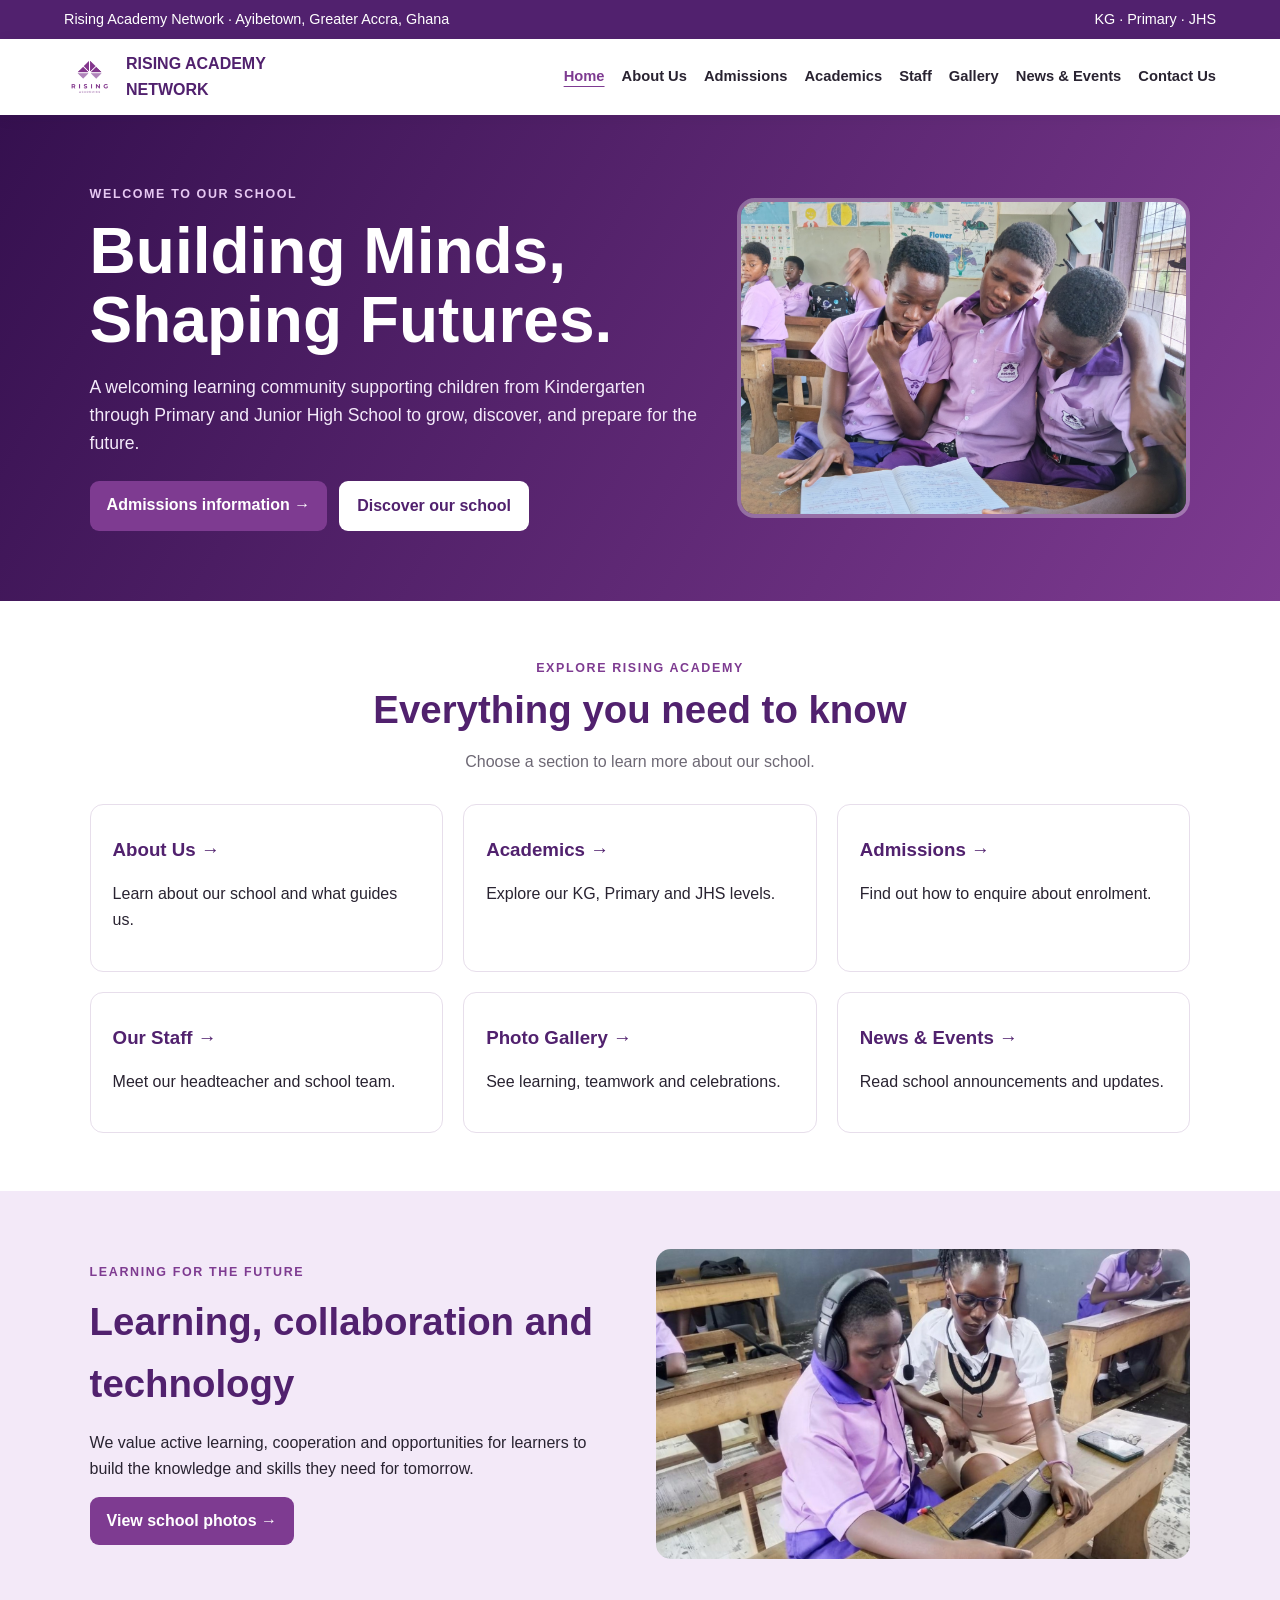
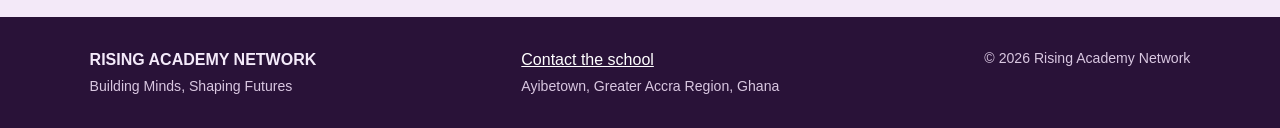
<file: index.html>
<!doctype html><html lang="en"><head><meta charset="utf-8"><meta name="viewport" content="width=device-width,initial-scale=1"><meta name="description" content="Rising Academy Network, Ayibetown, Greater Accra, Ghana. KG, Primary and JHS education."><title>Home | Rising Academy Network</title><meta name="google-site-verification" content="e19U7vDa-aoP8hAyTaJNHt8JYKyhAp8BlLI5beWO8lA" /><link rel="stylesheet" href="style.css"></head><body><div class="top"><span>Rising Academy Network · Ayibetown, Greater Accra, Ghana</span><span>KG · Primary · JHS</span></div><header class="nav"><a class="brand" href="index.html"><img class="logo" src="images/logo.png" alt="Rising Academy Network logo"><span>RISING ACADEMY<br>NETWORK</span></a><button class="menu" aria-label="Open navigation" onclick="document.querySelector('.links').classList.toggle('open')">☰ Menu</button><nav class="links"><a class="active" href="index.html">Home</a><a class="" href="about.html">About Us</a><a class="" href="admissions.html">Admissions</a><a class="" href="academics.html">Academics</a><a class="" href="staff.html">Staff</a><a class="" href="gallery.html">Gallery</a><a class="" href="news.html">News & Events</a><a class="" href="contact.html">Contact Us</a></nav></header><main><section class="hero"><div><div class="eyebrow">Welcome to our school</div><h1>Building Minds,<br>Shaping Futures.</h1><p>A welcoming learning community supporting children from Kindergarten through Primary and Junior High School to grow, discover, and prepare for the future.</p><div class="actions"><a class="btn" href="admissions.html">Admissions information →</a><a class="btn alt" href="about.html">Discover our school</a></div></div><img class="heroimg" src="images/teamwork.jpg" alt="Learners working together at school"></section><section class="section"><div class="heading"><div class="eyebrow" style="color:var(--purple2)">Explore Rising Academy</div><h2>Everything you need to know</h2><p class="muted">Choose a section to learn more about our school.</p></div><div class="grid"><a class="tile" href="about.html"><h3>About Us →</h3><p>Learn about our school and what guides us.</p></a><a class="tile" href="academics.html"><h3>Academics →</h3><p>Explore our KG, Primary and JHS levels.</p></a><a class="tile" href="admissions.html"><h3>Admissions →</h3><p>Find out how to enquire about enrolment.</p></a><a class="tile" href="staff.html"><h3>Our Staff →</h3><p>Meet our headteacher and school team.</p></a><a class="tile" href="gallery.html"><h3>Photo Gallery →</h3><p>See learning, teamwork and celebrations.</p></a><a class="tile" href="news.html"><h3>News & Events →</h3><p>Read school announcements and updates.</p></a></div></section><section class="section pale"><div class="feature"><div><div class="eyebrow" style="color:var(--purple2)">Learning for the future</div><h2>Learning, collaboration and technology</h2><p>We value active learning, cooperation and opportunities for learners to build the knowledge and skills they need for tomorrow.</p><a class="btn" href="gallery.html">View school photos →</a></div><img src="images/ict-learning.jpg" alt="Learner using an ICT learning tool"></div></section></main><footer class="footer"><div><strong>RISING ACADEMY NETWORK</strong><br><span class="small">Building Minds, Shaping Futures</span></div><div><a href="contact.html">Contact the school</a><br><span class="small">Ayibetown, Greater Accra Region, Ghana</span></div><div class="small">© <span id="year"></span> Rising Academy Network</div></footer><script>document.getElementById('year').textContent=new Date().getFullYear();</script></body></html>
</file>
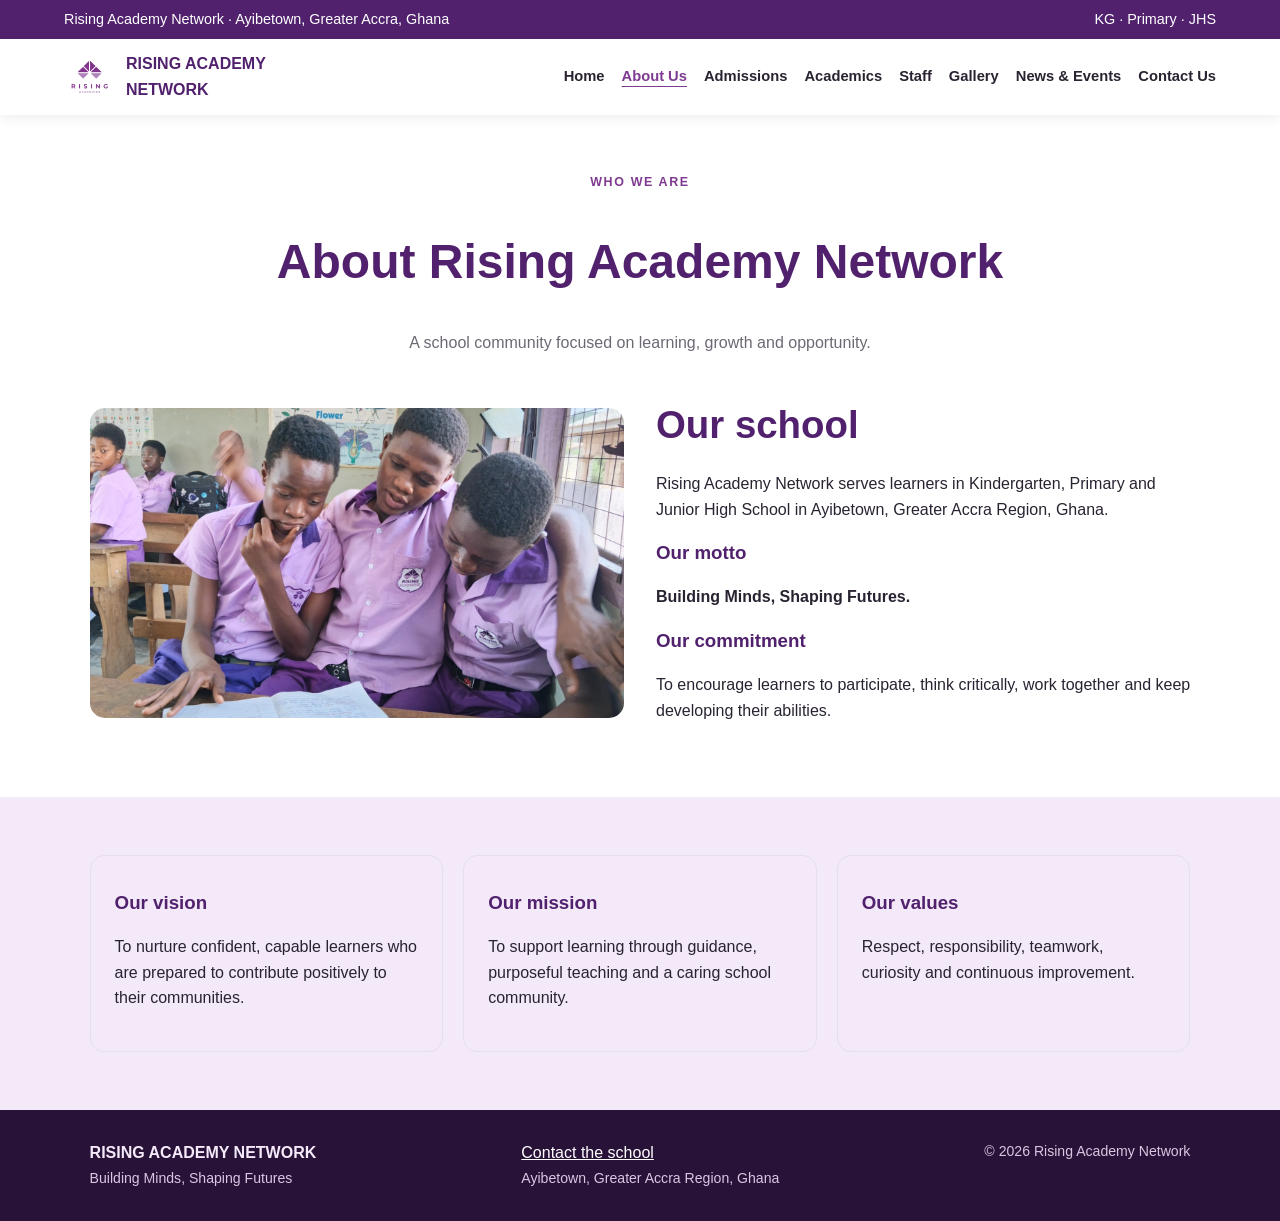
<file: about.html>
<!doctype html><html lang="en"><head><meta charset="utf-8"><meta name="viewport" content="width=device-width,initial-scale=1"><meta name="description" content="Rising Academy Network, Ayibetown, Greater Accra, Ghana. KG, Primary and JHS education."><title>About Us | Rising Academy Network</title><link rel="stylesheet" href="style.css"></head><body><div class="top"><span>Rising Academy Network · Ayibetown, Greater Accra, Ghana</span><span>KG · Primary · JHS</span></div><header class="nav"><a class="brand" href="index.html"><img class="logo" src="images/logo.png" alt="Rising Academy Network logo"><span>RISING ACADEMY<br>NETWORK</span></a><button class="menu" aria-label="Open navigation" onclick="document.querySelector('.links').classList.toggle('open')">☰ Menu</button><nav class="links"><a class="" href="index.html">Home</a><a class="active" href="about.html">About Us</a><a class="" href="admissions.html">Admissions</a><a class="" href="academics.html">Academics</a><a class="" href="staff.html">Staff</a><a class="" href="gallery.html">Gallery</a><a class="" href="news.html">News & Events</a><a class="" href="contact.html">Contact Us</a></nav></header><main><section class="section"><div class="heading"><div class="eyebrow" style="color:var(--purple2)">Who we are</div><h1>About Rising Academy Network</h1><p class="muted">A school community focused on learning, growth and opportunity.</p></div><div class="feature"><img src="images/teamwork.jpg" alt="Learners collaborating"><div><h2>Our school</h2><p>Rising Academy Network serves learners in Kindergarten, Primary and Junior High School in Ayibetown, Greater Accra Region, Ghana.</p><h3>Our motto</h3><p><strong>Building Minds, Shaping Futures.</strong></p><h3>Our commitment</h3><p>To encourage learners to participate, think critically, work together and keep developing their abilities.</p></div></div></section><section class="section pale"><div class="grid"><div class="box"><h3>Our vision</h3><p>To nurture confident, capable learners who are prepared to contribute positively to their communities.</p></div><div class="box"><h3>Our mission</h3><p>To support learning through guidance, purposeful teaching and a caring school community.</p></div><div class="box"><h3>Our values</h3><p>Respect, responsibility, teamwork, curiosity and continuous improvement.</p></div></div></section></main><footer class="footer"><div><strong>RISING ACADEMY NETWORK</strong><br><span class="small">Building Minds, Shaping Futures</span></div><div><a href="contact.html">Contact the school</a><br><span class="small">Ayibetown, Greater Accra Region, Ghana</span></div><div class="small">© <span id="year"></span> Rising Academy Network</div></footer><script>document.getElementById('year').textContent=new Date().getFullYear();</script></body></html>
</file>
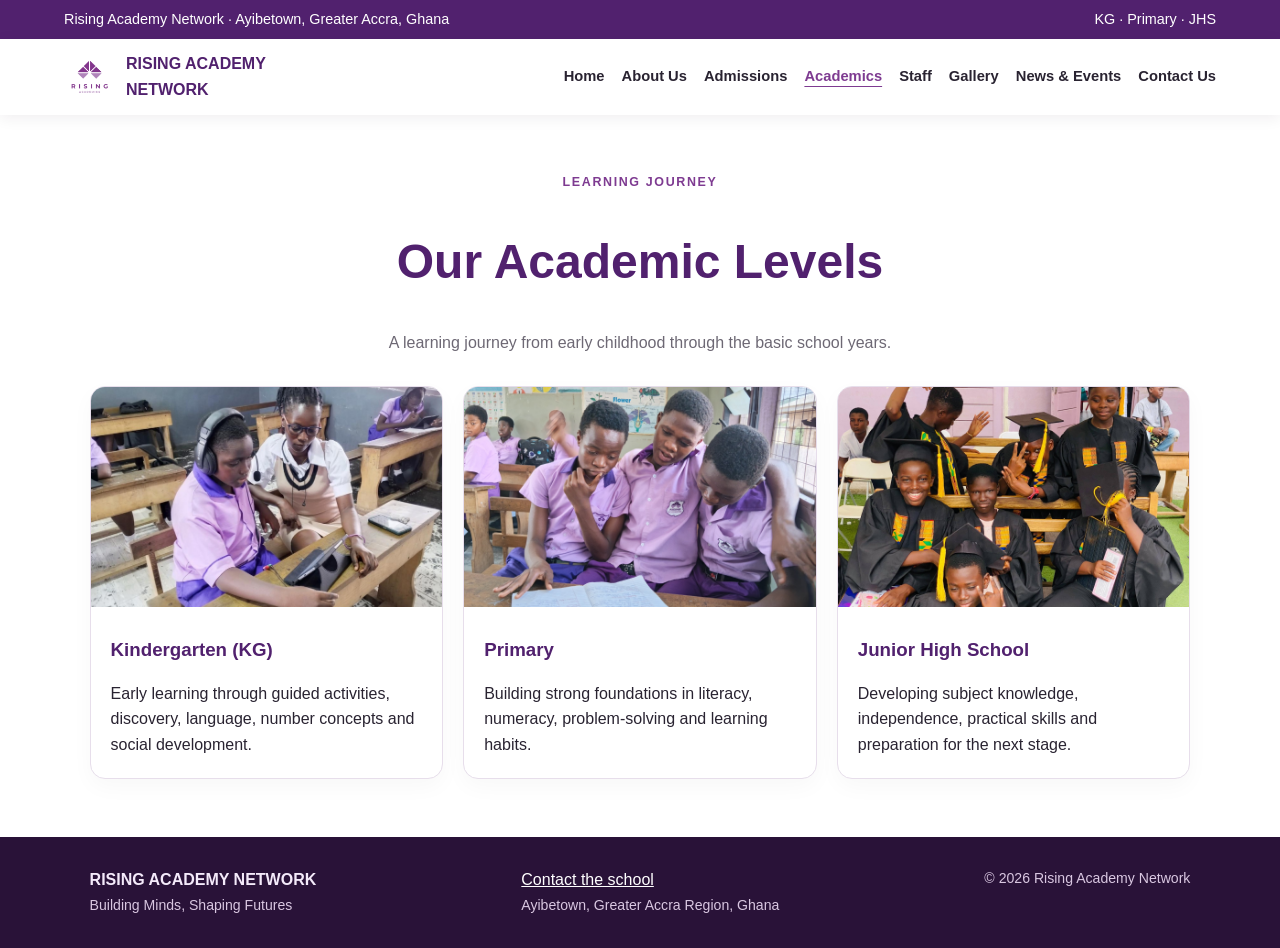
<file: academics.html>
<!doctype html><html lang="en"><head><meta charset="utf-8"><meta name="viewport" content="width=device-width,initial-scale=1"><meta name="description" content="Rising Academy Network, Ayibetown, Greater Accra, Ghana. KG, Primary and JHS education."><title>Academics | Rising Academy Network</title><link rel="stylesheet" href="style.css"></head><body><div class="top"><span>Rising Academy Network · Ayibetown, Greater Accra, Ghana</span><span>KG · Primary · JHS</span></div><header class="nav"><a class="brand" href="index.html"><img class="logo" src="images/logo.png" alt="Rising Academy Network logo"><span>RISING ACADEMY<br>NETWORK</span></a><button class="menu" aria-label="Open navigation" onclick="document.querySelector('.links').classList.toggle('open')">☰ Menu</button><nav class="links"><a class="" href="index.html">Home</a><a class="" href="about.html">About Us</a><a class="" href="admissions.html">Admissions</a><a class="active" href="academics.html">Academics</a><a class="" href="staff.html">Staff</a><a class="" href="gallery.html">Gallery</a><a class="" href="news.html">News & Events</a><a class="" href="contact.html">Contact Us</a></nav></header><main><section class="section"><div class="heading"><div class="eyebrow" style="color:var(--purple2)">Learning journey</div><h1>Our Academic Levels</h1><p class="muted">A learning journey from early childhood through the basic school years.</p></div><div class="grid"><article class="card"><img src="images/ict-learning.jpg" alt="Learner engaged in ICT learning"><div class="pad"><h3>Kindergarten (KG)</h3><p>Early learning through guided activities, discovery, language, number concepts and social development.</p></div></article><article class="card"><img src="images/teamwork.jpg" alt="Learners learning together"><div class="pad"><h3>Primary</h3><p>Building strong foundations in literacy, numeracy, problem-solving and learning habits.</p></div></article><article class="card"><img src="images/graduation.jpg" alt="School graduation celebration"><div class="pad"><h3>Junior High School</h3><p>Developing subject knowledge, independence, practical skills and preparation for the next stage.</p></div></article></div></section></main><footer class="footer"><div><strong>RISING ACADEMY NETWORK</strong><br><span class="small">Building Minds, Shaping Futures</span></div><div><a href="contact.html">Contact the school</a><br><span class="small">Ayibetown, Greater Accra Region, Ghana</span></div><div class="small">© <span id="year"></span> Rising Academy Network</div></footer><script>document.getElementById('year').textContent=new Date().getFullYear();</script></body></html>
</file>
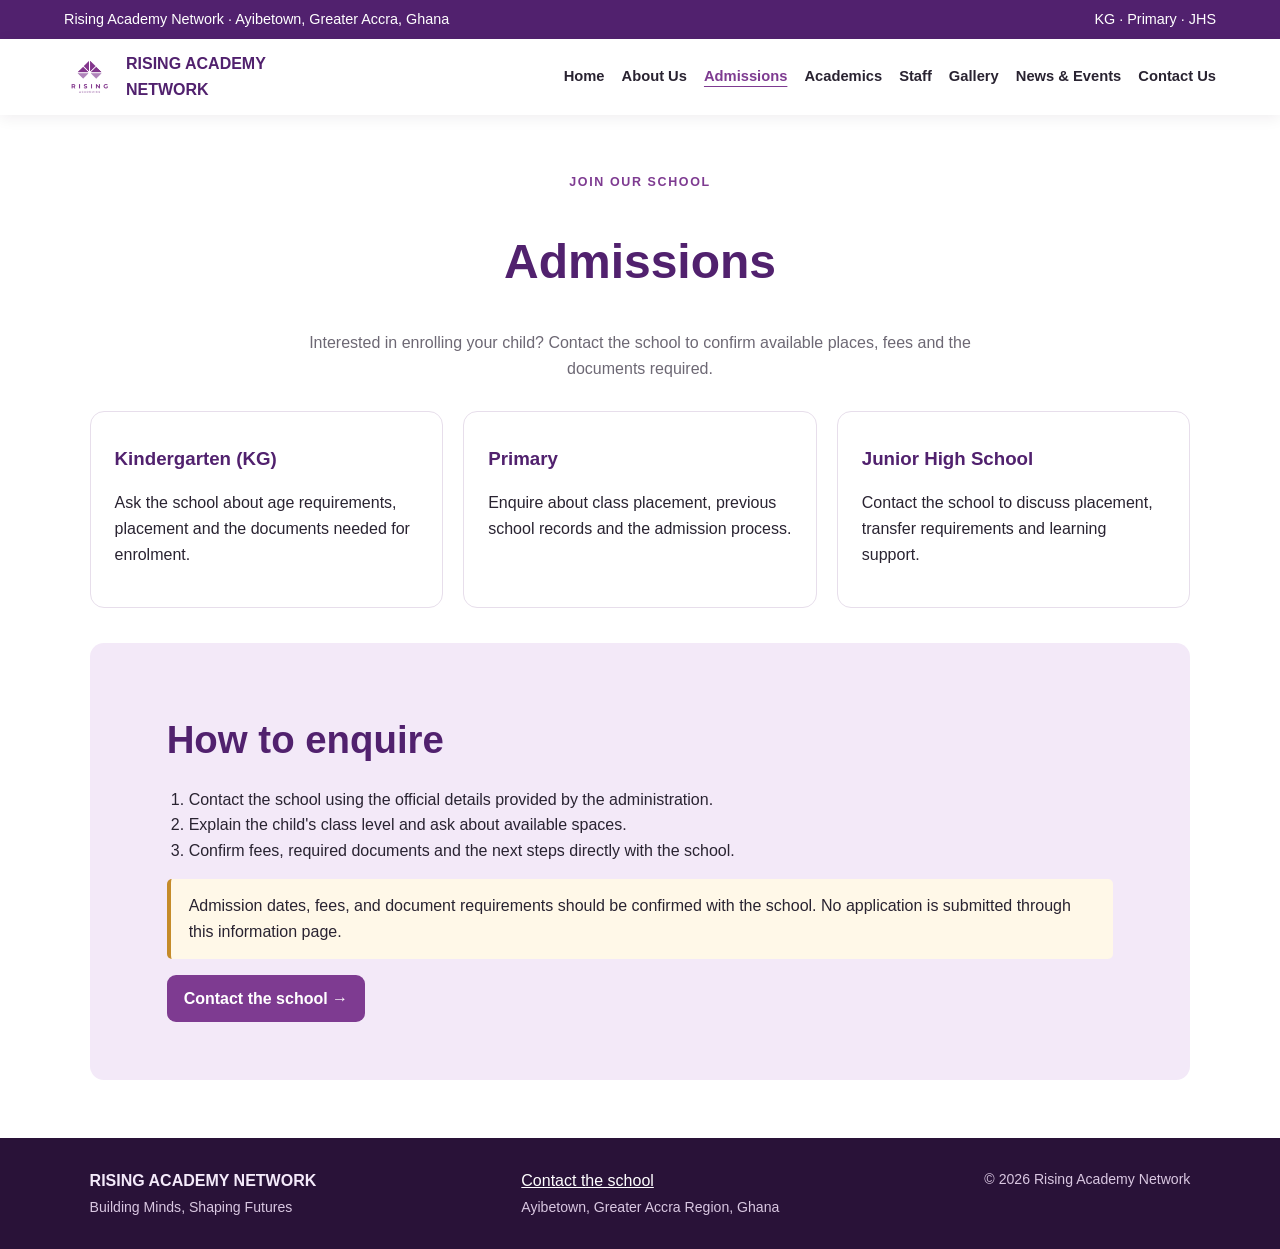
<file: admissions.html>
<!doctype html><html lang="en"><head><meta charset="utf-8"><meta name="viewport" content="width=device-width,initial-scale=1"><meta name="description" content="Rising Academy Network, Ayibetown, Greater Accra, Ghana. KG, Primary and JHS education."><title>Admissions | Rising Academy Network</title><link rel="stylesheet" href="style.css"></head><body><div class="top"><span>Rising Academy Network · Ayibetown, Greater Accra, Ghana</span><span>KG · Primary · JHS</span></div><header class="nav"><a class="brand" href="index.html"><img class="logo" src="images/logo.png" alt="Rising Academy Network logo"><span>RISING ACADEMY<br>NETWORK</span></a><button class="menu" aria-label="Open navigation" onclick="document.querySelector('.links').classList.toggle('open')">☰ Menu</button><nav class="links"><a class="" href="index.html">Home</a><a class="" href="about.html">About Us</a><a class="active" href="admissions.html">Admissions</a><a class="" href="academics.html">Academics</a><a class="" href="staff.html">Staff</a><a class="" href="gallery.html">Gallery</a><a class="" href="news.html">News & Events</a><a class="" href="contact.html">Contact Us</a></nav></header><main><section class="section"><div class="heading"><div class="eyebrow" style="color:var(--purple2)">Join our school</div><h1>Admissions</h1><p class="muted">Interested in enrolling your child? Contact the school to confirm available places, fees and the documents required.</p></div><div class="grid"><div class="box"><h3>Kindergarten (KG)</h3><p>Ask the school about age requirements, placement and the documents needed for enrolment.</p></div><div class="box"><h3>Primary</h3><p>Enquire about class placement, previous school records and the admission process.</p></div><div class="box"><h3>Junior High School</h3><p>Contact the school to discuss placement, transfer requirements and learning support.</p></div></div><section class="section pale" style="margin-top:35px;border-radius:14px"><h2>How to enquire</h2><ol class="list"><li>Contact the school using the official details provided by the administration.</li><li>Explain the child's class level and ask about available spaces.</li><li>Confirm fees, required documents and the next steps directly with the school.</li></ol><p class="notice">Admission dates, fees, and document requirements should be confirmed with the school. No application is submitted through this information page.</p><a class="btn" href="contact.html">Contact the school →</a></section></section></main><footer class="footer"><div><strong>RISING ACADEMY NETWORK</strong><br><span class="small">Building Minds, Shaping Futures</span></div><div><a href="contact.html">Contact the school</a><br><span class="small">Ayibetown, Greater Accra Region, Ghana</span></div><div class="small">© <span id="year"></span> Rising Academy Network</div></footer><script>document.getElementById('year').textContent=new Date().getFullYear();</script></body></html>
</file>
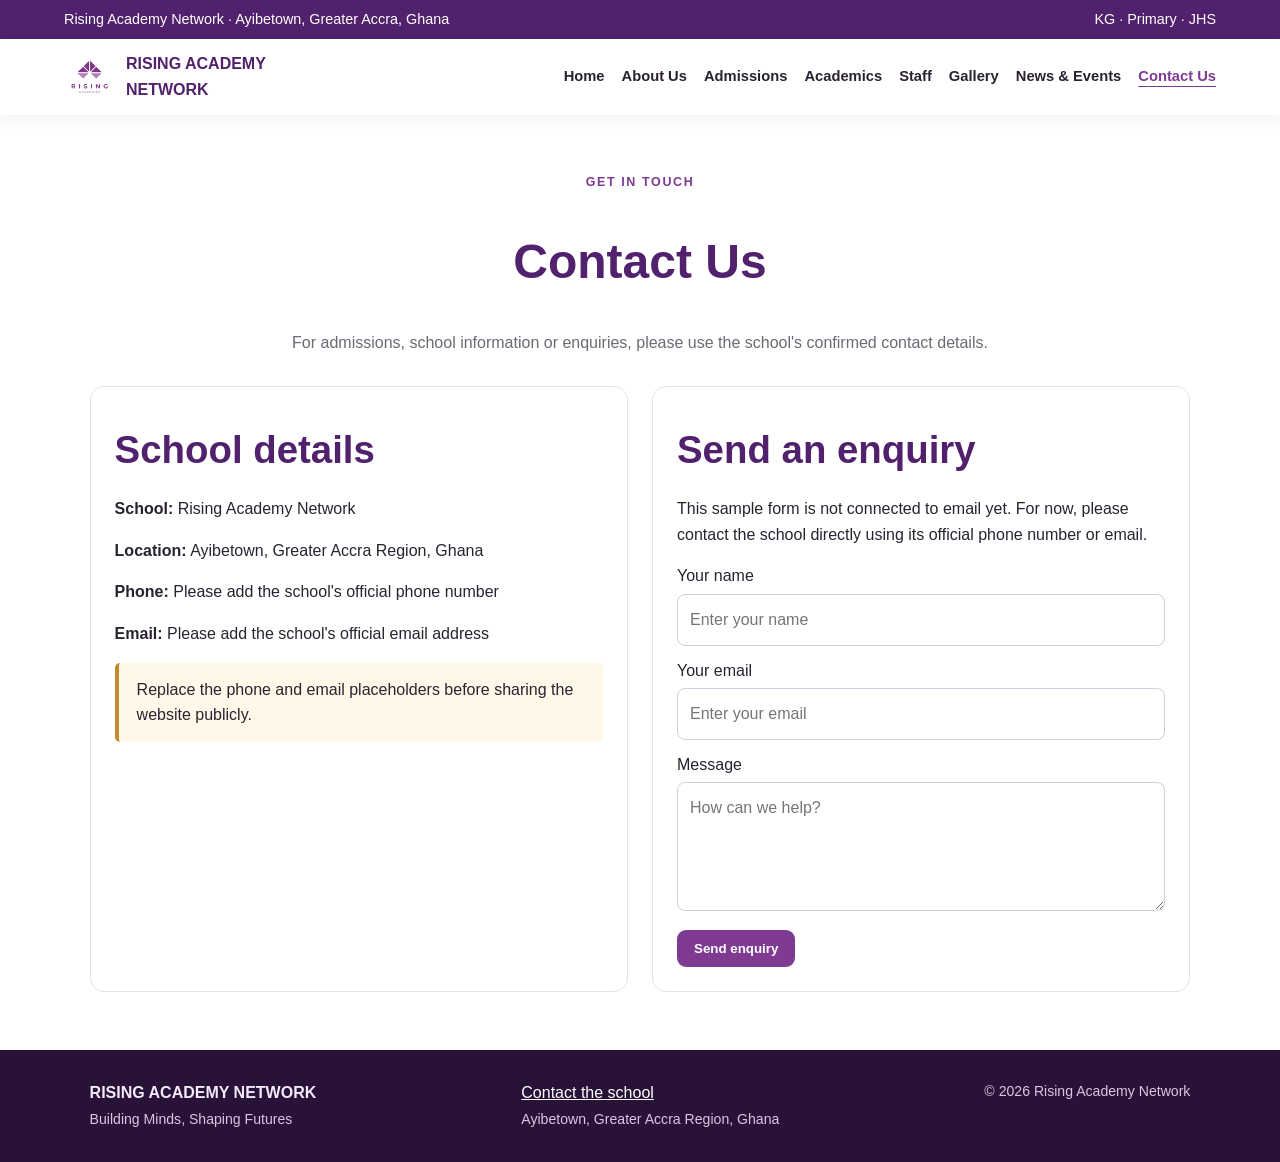
<file: contact.html>
<!doctype html><html lang="en"><head><meta charset="utf-8"><meta name="viewport" content="width=device-width,initial-scale=1"><meta name="description" content="Rising Academy Network, Ayibetown, Greater Accra, Ghana. KG, Primary and JHS education."><title>Contact Us | Rising Academy Network</title><link rel="stylesheet" href="style.css"></head><body><div class="top"><span>Rising Academy Network · Ayibetown, Greater Accra, Ghana</span><span>KG · Primary · JHS</span></div><header class="nav"><a class="brand" href="index.html"><img class="logo" src="images/logo.png" alt="Rising Academy Network logo"><span>RISING ACADEMY<br>NETWORK</span></a><button class="menu" aria-label="Open navigation" onclick="document.querySelector('.links').classList.toggle('open')">☰ Menu</button><nav class="links"><a class="" href="index.html">Home</a><a class="" href="about.html">About Us</a><a class="" href="admissions.html">Admissions</a><a class="" href="academics.html">Academics</a><a class="" href="staff.html">Staff</a><a class="" href="gallery.html">Gallery</a><a class="" href="news.html">News & Events</a><a class="active" href="contact.html">Contact Us</a></nav></header><main><section class="section"><div class="heading"><div class="eyebrow" style="color:var(--purple2)">Get in touch</div><h1>Contact Us</h1><p class="muted">For admissions, school information or enquiries, please use the school's confirmed contact details.</p></div><div class="contact"><div class="box"><h2>School details</h2><p><strong>School:</strong> Rising Academy Network</p><p><strong>Location:</strong> Ayibetown, Greater Accra Region, Ghana</p><p><strong>Phone:</strong> Please add the school's official phone number</p><p><strong>Email:</strong> Please add the school's official email address</p><p class="notice">Replace the phone and email placeholders before sharing the website publicly.</p></div><div class="box"><h2>Send an enquiry</h2><p>This sample form is not connected to email yet. For now, please contact the school directly using its official phone number or email.</p><form onsubmit="event.preventDefault();alert('This demonstration form is not connected yet. Please contact the school directly.');"><label for="name">Your name</label><input class="formfield" id="name" required placeholder="Enter your name"><label for="email">Your email</label><input class="formfield" id="email" type="email" required placeholder="Enter your email"><label for="message">Message</label><textarea class="formfield" id="message" rows="4" required placeholder="How can we help?"></textarea><button class="btn" type="submit">Send enquiry</button></form></div></div></section></main><footer class="footer"><div><strong>RISING ACADEMY NETWORK</strong><br><span class="small">Building Minds, Shaping Futures</span></div><div><a href="contact.html">Contact the school</a><br><span class="small">Ayibetown, Greater Accra Region, Ghana</span></div><div class="small">© <span id="year"></span> Rising Academy Network</div></footer><script>document.getElementById('year').textContent=new Date().getFullYear();</script></body></html>
</file>
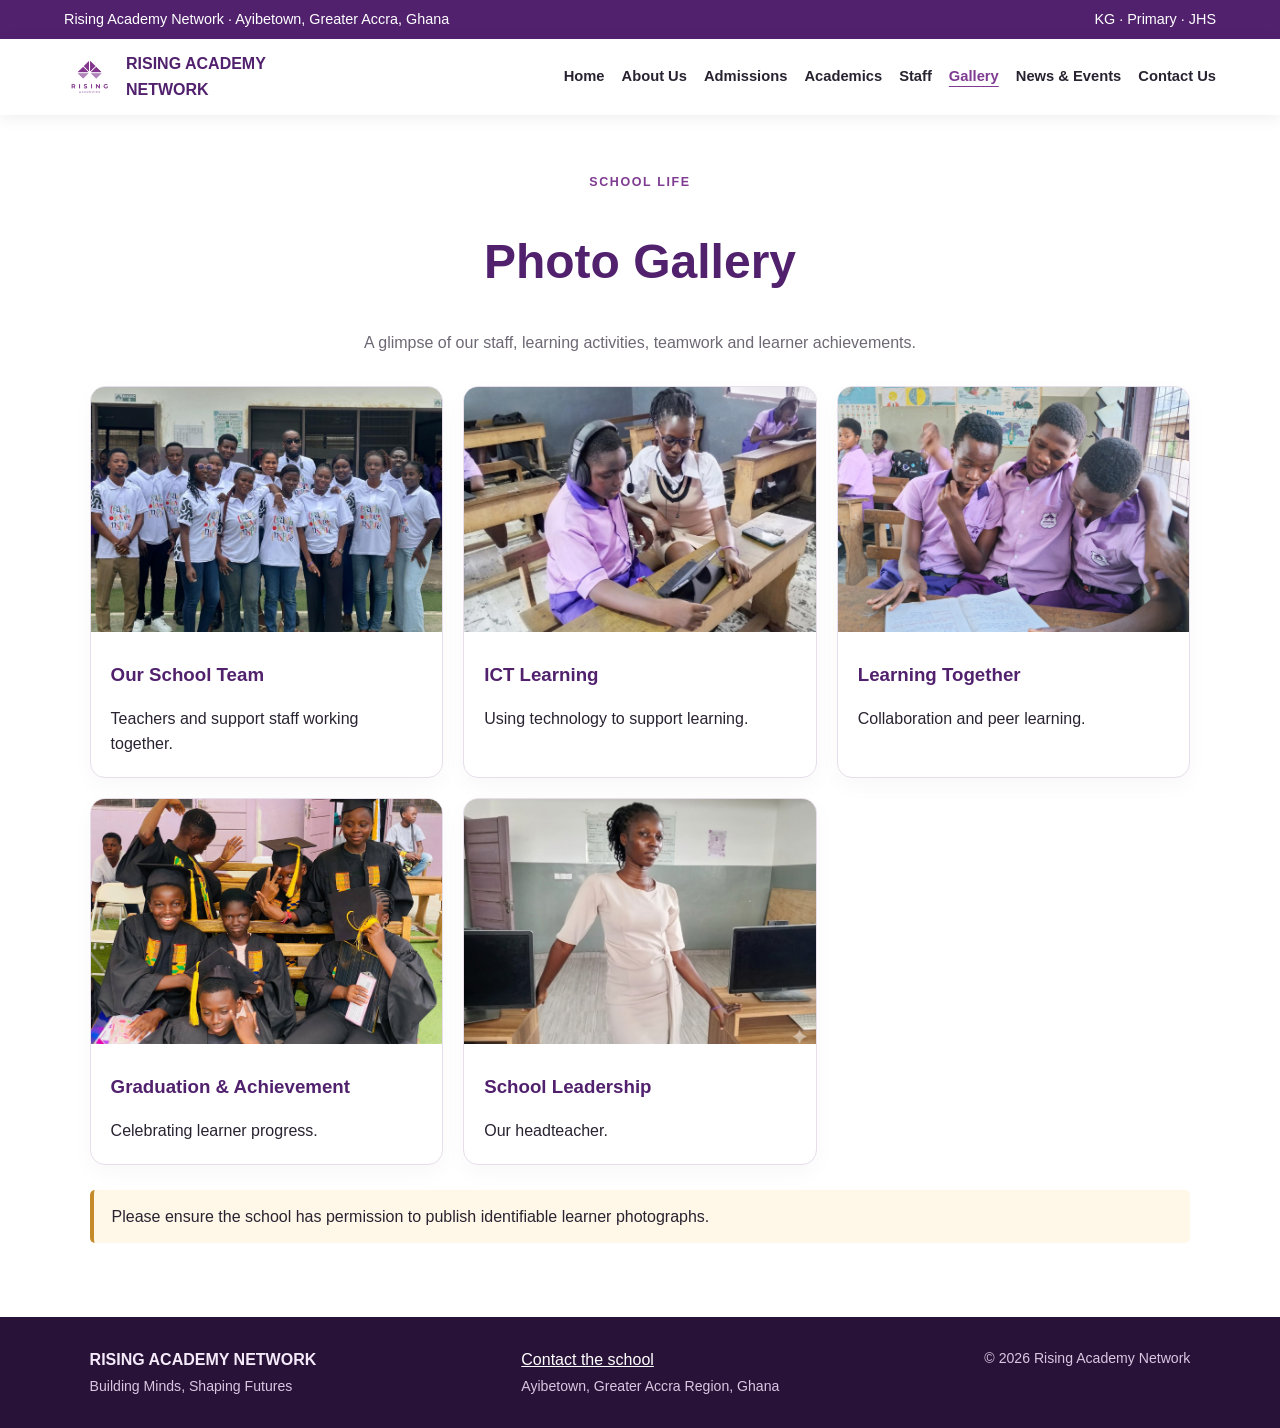
<file: gallery.html>
<!doctype html><html lang="en"><head><meta charset="utf-8"><meta name="viewport" content="width=device-width,initial-scale=1"><meta name="description" content="Rising Academy Network, Ayibetown, Greater Accra, Ghana. KG, Primary and JHS education."><title>Gallery | Rising Academy Network</title><link rel="stylesheet" href="style.css"></head><body><div class="top"><span>Rising Academy Network · Ayibetown, Greater Accra, Ghana</span><span>KG · Primary · JHS</span></div><header class="nav"><a class="brand" href="index.html"><img class="logo" src="images/logo.png" alt="Rising Academy Network logo"><span>RISING ACADEMY<br>NETWORK</span></a><button class="menu" aria-label="Open navigation" onclick="document.querySelector('.links').classList.toggle('open')">☰ Menu</button><nav class="links"><a class="" href="index.html">Home</a><a class="" href="about.html">About Us</a><a class="" href="admissions.html">Admissions</a><a class="" href="academics.html">Academics</a><a class="" href="staff.html">Staff</a><a class="active" href="gallery.html">Gallery</a><a class="" href="news.html">News & Events</a><a class="" href="contact.html">Contact Us</a></nav></header><main><section class="section"><div class="heading"><div class="eyebrow" style="color:var(--purple2)">School life</div><h1>Photo Gallery</h1><p class="muted">A glimpse of our staff, learning activities, teamwork and learner achievements.</p></div><div class="grid gallery"><article class="card"><img src="images/staff.jpg" alt="Teaching and non-teaching staff together"><div class="pad"><h3>Our School Team</h3><p>Teachers and support staff working together.</p></div></article><article class="card"><img src="images/ict-learning.jpg" alt="Learner using ICT learning tool"><div class="pad"><h3>ICT Learning</h3><p>Using technology to support learning.</p></div></article><article class="card"><img src="images/teamwork.jpg" alt="Learners working together"><div class="pad"><h3>Learning Together</h3><p>Collaboration and peer learning.</p></div></article><article class="card"><img src="images/graduation.jpg" alt="Graduate learners"><div class="pad"><h3>Graduation & Achievement</h3><p>Celebrating learner progress.</p></div></article><article class="card"><img src="images/headteacher.jpg" alt="Headteacher"><div class="pad"><h3>School Leadership</h3><p>Our headteacher.</p></div></article></div><p class="notice" style="margin-top:25px">Please ensure the school has permission to publish identifiable learner photographs.</p></section></main><footer class="footer"><div><strong>RISING ACADEMY NETWORK</strong><br><span class="small">Building Minds, Shaping Futures</span></div><div><a href="contact.html">Contact the school</a><br><span class="small">Ayibetown, Greater Accra Region, Ghana</span></div><div class="small">© <span id="year"></span> Rising Academy Network</div></footer><script>document.getElementById('year').textContent=new Date().getFullYear();</script></body></html>
</file>
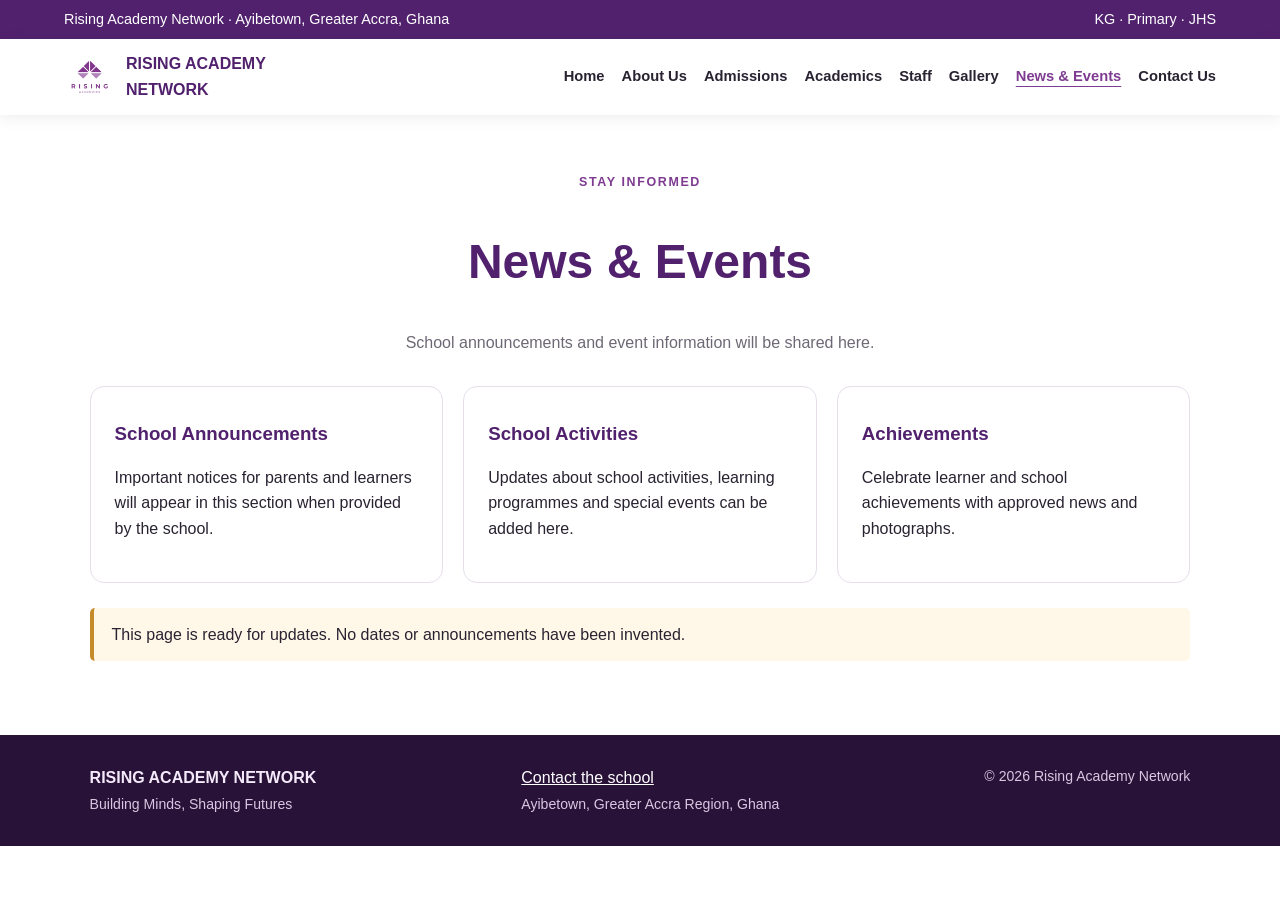
<file: news.html>
<!doctype html><html lang="en"><head><meta charset="utf-8"><meta name="viewport" content="width=device-width,initial-scale=1"><meta name="description" content="Rising Academy Network, Ayibetown, Greater Accra, Ghana. KG, Primary and JHS education."><title>News & Events | Rising Academy Network</title><link rel="stylesheet" href="style.css"></head><body><div class="top"><span>Rising Academy Network · Ayibetown, Greater Accra, Ghana</span><span>KG · Primary · JHS</span></div><header class="nav"><a class="brand" href="index.html"><img class="logo" src="images/logo.png" alt="Rising Academy Network logo"><span>RISING ACADEMY<br>NETWORK</span></a><button class="menu" aria-label="Open navigation" onclick="document.querySelector('.links').classList.toggle('open')">☰ Menu</button><nav class="links"><a class="" href="index.html">Home</a><a class="" href="about.html">About Us</a><a class="" href="admissions.html">Admissions</a><a class="" href="academics.html">Academics</a><a class="" href="staff.html">Staff</a><a class="" href="gallery.html">Gallery</a><a class="active" href="news.html">News & Events</a><a class="" href="contact.html">Contact Us</a></nav></header><main><section class="section"><div class="heading"><div class="eyebrow" style="color:var(--purple2)">Stay informed</div><h1>News & Events</h1><p class="muted">School announcements and event information will be shared here.</p></div><div class="grid"><article class="box"><h3>School Announcements</h3><p>Important notices for parents and learners will appear in this section when provided by the school.</p></article><article class="box"><h3>School Activities</h3><p>Updates about school activities, learning programmes and special events can be added here.</p></article><article class="box"><h3>Achievements</h3><p>Celebrate learner and school achievements with approved news and photographs.</p></article></div><p class="notice" style="margin-top:25px">This page is ready for updates. No dates or announcements have been invented.</p></section></main><footer class="footer"><div><strong>RISING ACADEMY NETWORK</strong><br><span class="small">Building Minds, Shaping Futures</span></div><div><a href="contact.html">Contact the school</a><br><span class="small">Ayibetown, Greater Accra Region, Ghana</span></div><div class="small">© <span id="year"></span> Rising Academy Network</div></footer><script>document.getElementById('year').textContent=new Date().getFullYear();</script></body></html>
</file>
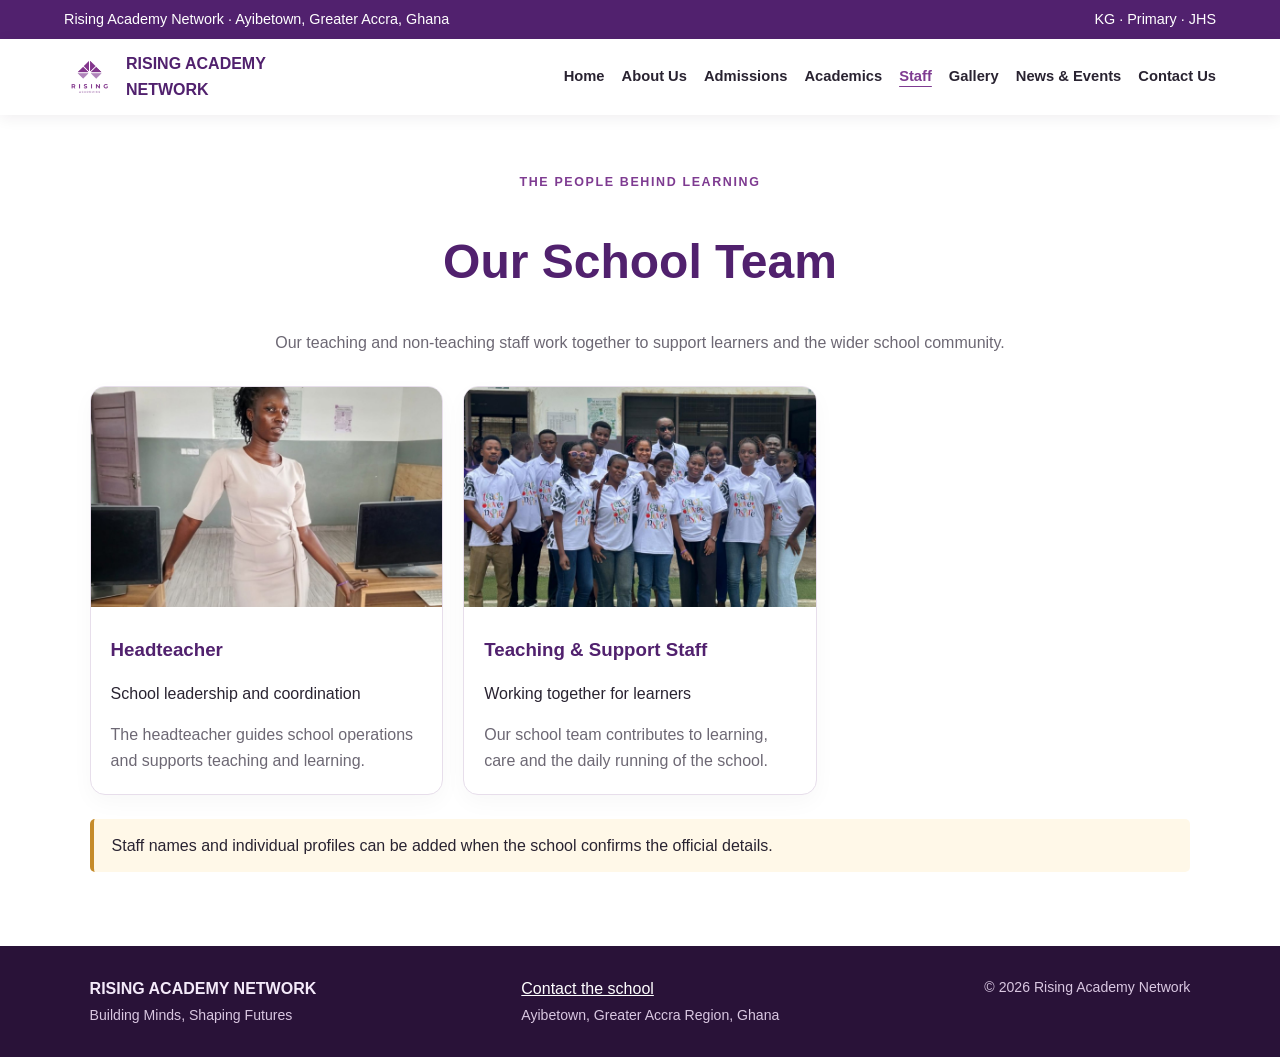
<file: staff.html>
<!doctype html><html lang="en"><head><meta charset="utf-8"><meta name="viewport" content="width=device-width,initial-scale=1"><meta name="description" content="Rising Academy Network, Ayibetown, Greater Accra, Ghana. KG, Primary and JHS education."><title>Staff | Rising Academy Network</title><link rel="stylesheet" href="style.css"></head><body><div class="top"><span>Rising Academy Network · Ayibetown, Greater Accra, Ghana</span><span>KG · Primary · JHS</span></div><header class="nav"><a class="brand" href="index.html"><img class="logo" src="images/logo.png" alt="Rising Academy Network logo"><span>RISING ACADEMY<br>NETWORK</span></a><button class="menu" aria-label="Open navigation" onclick="document.querySelector('.links').classList.toggle('open')">☰ Menu</button><nav class="links"><a class="" href="index.html">Home</a><a class="" href="about.html">About Us</a><a class="" href="admissions.html">Admissions</a><a class="" href="academics.html">Academics</a><a class="active" href="staff.html">Staff</a><a class="" href="gallery.html">Gallery</a><a class="" href="news.html">News & Events</a><a class="" href="contact.html">Contact Us</a></nav></header><main><section class="section"><div class="heading"><div class="eyebrow" style="color:var(--purple2)">The people behind learning</div><h1>Our School Team</h1><p class="muted">Our teaching and non-teaching staff work together to support learners and the wider school community.</p></div><div class="grid"><article class="card"><img src="images/headteacher.jpg" alt="Headteacher of Rising Academy Network"><div class="pad"><h3>Headteacher</h3><p>School leadership and coordination</p><p class="muted">The headteacher guides school operations and supports teaching and learning.</p></div></article><article class="card"><img src="images/staff.jpg" alt="Teachers and non-teaching staff together"><div class="pad"><h3>Teaching & Support Staff</h3><p>Working together for learners</p><p class="muted">Our school team contributes to learning, care and the daily running of the school.</p></div></article></div><p class="notice" style="margin-top:24px">Staff names and individual profiles can be added when the school confirms the official details.</p></section></main><footer class="footer"><div><strong>RISING ACADEMY NETWORK</strong><br><span class="small">Building Minds, Shaping Futures</span></div><div><a href="contact.html">Contact the school</a><br><span class="small">Ayibetown, Greater Accra Region, Ghana</span></div><div class="small">© <span id="year"></span> Rising Academy Network</div></footer><script>document.getElementById('year').textContent=new Date().getFullYear();</script></body></html>
</file>
<file: style.css>
:root{--purple:#51216e;--purple2:#7e3b91;--pale:#f3e9f8;--ink:#292331;--muted:#6d6874;--white:#fff;--line:#e7deeb}*{box-sizing:border-box}html{scroll-behavior:smooth}body{margin:0;font-family:Arial,Helvetica,sans-serif;color:var(--ink);line-height:1.6;background:#fff}a{color:inherit;text-decoration:none}.top{background:var(--purple);color:white;padding:8px 5%;font-size:.9rem;display:flex;justify-content:space-between;gap:10px;flex-wrap:wrap}.nav{position:sticky;top:0;z-index:10;background:#fff;box-shadow:0 3px 14px #24112e12;padding:12px 5%;display:flex;align-items:center;justify-content:space-between;gap:18px}.brand{display:flex;align-items:center;gap:10px;color:var(--purple);font-weight:800}.logo{width:52px;height:52px;object-fit:contain}.links{display:flex;align-items:center;gap:17px;flex-wrap:wrap;font-weight:700;font-size:.92rem}.links a:hover,.links a.active{color:var(--purple2);text-decoration:underline;text-underline-offset:5px}.btn{display:inline-block;background:var(--purple2);color:white;padding:11px 17px;border-radius:9px;font-weight:700;border:0}.btn.alt{background:white;color:var(--purple);border:1px solid #ffffff99}.hero{background:linear-gradient(120deg,#35104f,#7e3b91);color:#fff;padding:70px 7%;display:grid;grid-template-columns:1.15fr .85fr;gap:35px;align-items:center}.eyebrow{color:#e6c8f2;text-transform:uppercase;letter-spacing:.13em;font-size:.78rem;font-weight:800}.hero h1{font-size:clamp(2.3rem,5vw,4.3rem);line-height:1.08;margin:12px 0}.hero p{font-size:1.1rem;max-width:650px;color:#f4eafa}.heroimg{width:100%;height:320px;object-fit:cover;border-radius:18px;border:4px solid #ffffff50}.actions{display:flex;gap:12px;flex-wrap:wrap;margin-top:24px}.section{padding:58px 7%}.section.pale{background:var(--pale)}.heading{text-align:center;max-width:740px;margin:0 auto 30px}.heading h1,.heading h2{color:var(--purple);line-height:1.2}.heading h1{font-size:clamp(2rem,4vw,3rem)}h2{font-size:clamp(1.7rem,3vw,2.5rem);margin:8px 0 12px;color:var(--purple)}h3{color:var(--purple);margin:8px 0}.muted{color:var(--muted)}.grid{display:grid;grid-template-columns:repeat(3,minmax(0,1fr));gap:20px}.card{border:1px solid var(--line);border-radius:15px;overflow:hidden;background:#fff;box-shadow:0 8px 22px #24112e08}.card .pad{padding:20px}.card img{display:block;width:100%;height:220px;object-fit:cover}.card p{margin-bottom:0}.tile{display:block;border:1px solid var(--line);padding:22px;border-radius:13px;background:white}.tile:hover{border-color:var(--purple2);transform:translateY(-2px)}.feature{display:grid;grid-template-columns:1fr 1fr;gap:32px;align-items:center}.feature img{width:100%;height:310px;object-fit:cover;border-radius:15px}.list{padding-left:22px}.contact{display:grid;grid-template-columns:1fr 1fr;gap:24px}.box{border:1px solid var(--line);border-radius:14px;padding:24px}.footer{background:#291238;color:#f4eafa;padding:30px 7%;display:flex;justify-content:space-between;gap:20px;flex-wrap:wrap}.footer a{color:#fff;text-decoration:underline}.small{font-size:.88rem;color:#d9c7e1}.menu{display:none;background:white;border:1px solid var(--line);border-radius:8px;padding:8px 11px;color:var(--purple);font-size:1rem}.gallery img{height:245px}.notice{background:#fff8e8;border-left:4px solid #c58b2a;padding:14px 18px;border-radius:5px}.formfield{width:100%;padding:12px;border:1px solid #d6cbdc;border-radius:8px;font:inherit;margin:5px 0 12px}
@media(max-width:850px){.menu{display:block}.links{display:none;position:absolute;top:77px;left:0;right:0;background:#fff;padding:16px 5%;box-shadow:0 8px 12px #24112e14;flex-direction:column;align-items:flex-start}.links.open{display:flex}.hero,.feature,.contact{grid-template-columns:1fr}.hero{padding:48px 6%}.heroimg{height:250px}.section{padding:42px 6%}.grid{grid-template-columns:repeat(2,minmax(0,1fr))}.brand{font-size:.96rem}}
@media(max-width:520px){.grid{grid-template-columns:1fr}.top{font-size:.8rem}.logo{width:44px;height:44px}.hero h1{font-size:2.35rem}.card img,.gallery img{height:220px}}
</file>
